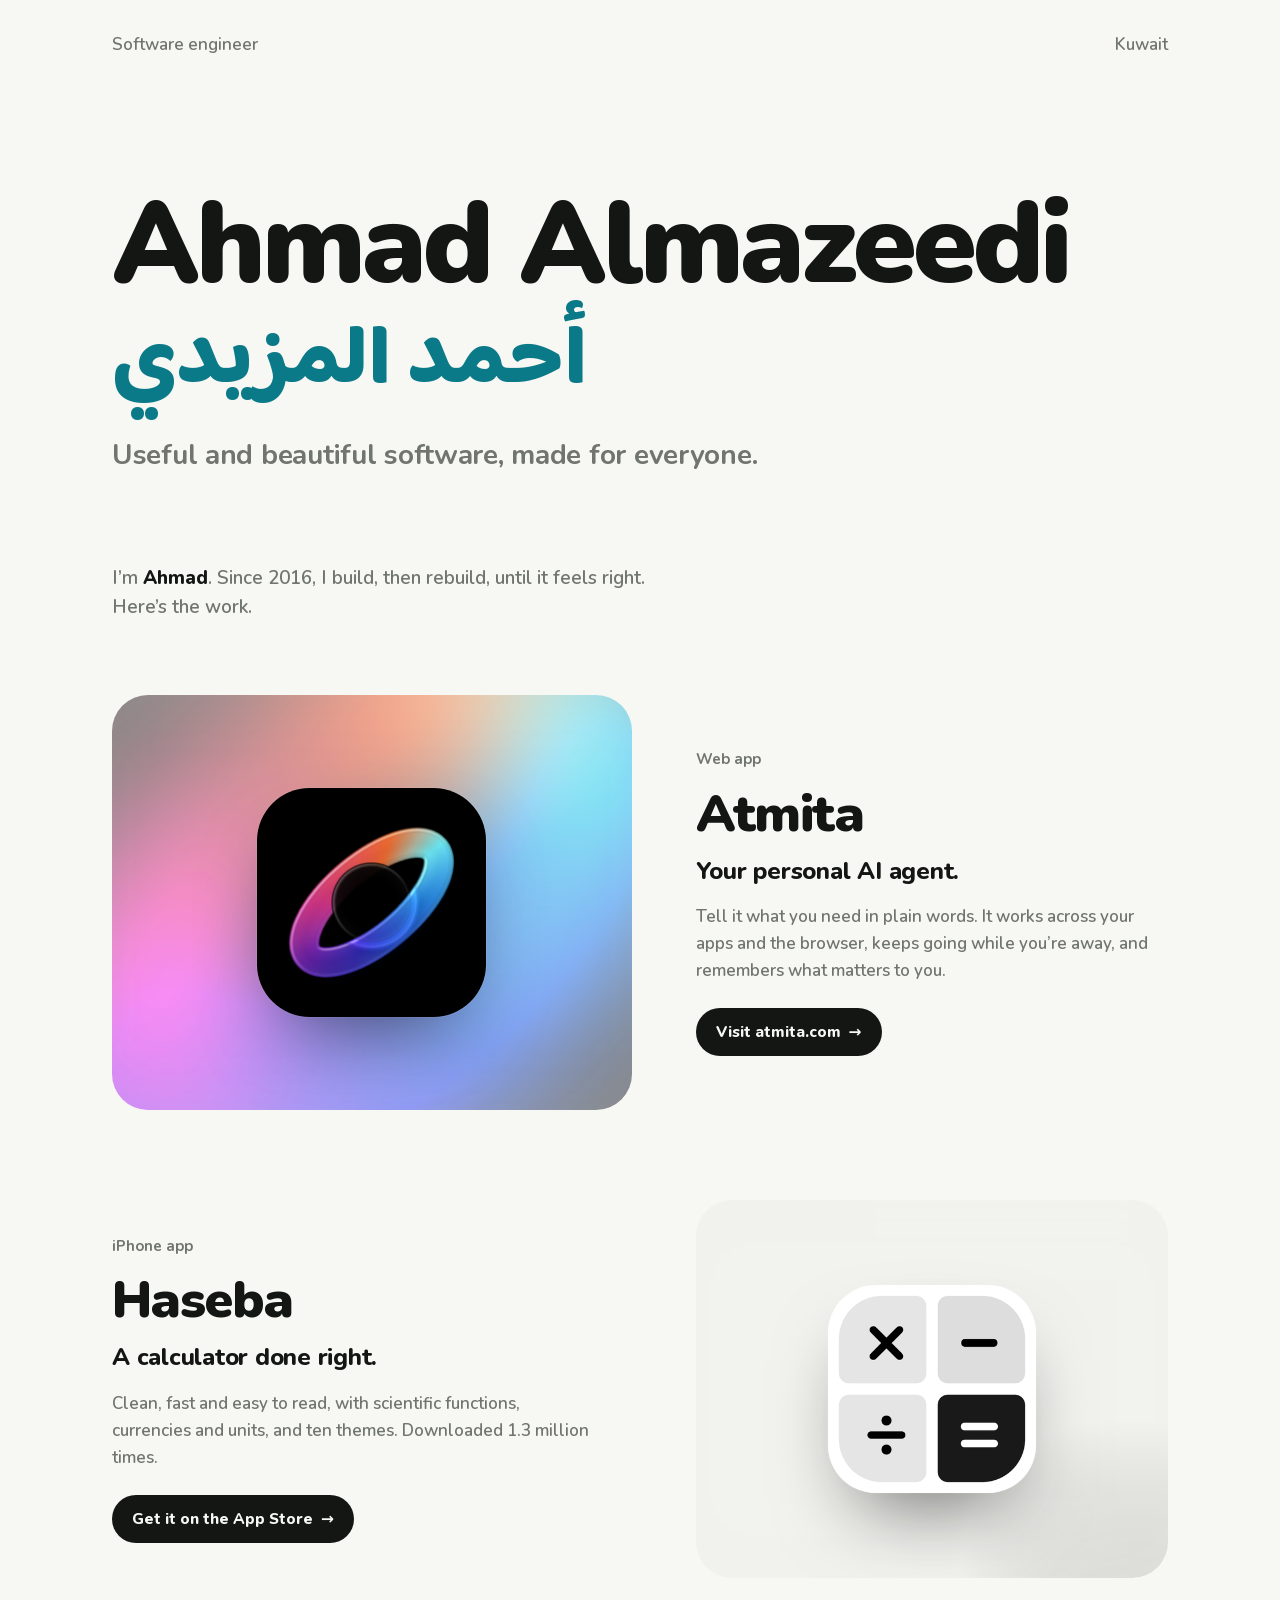
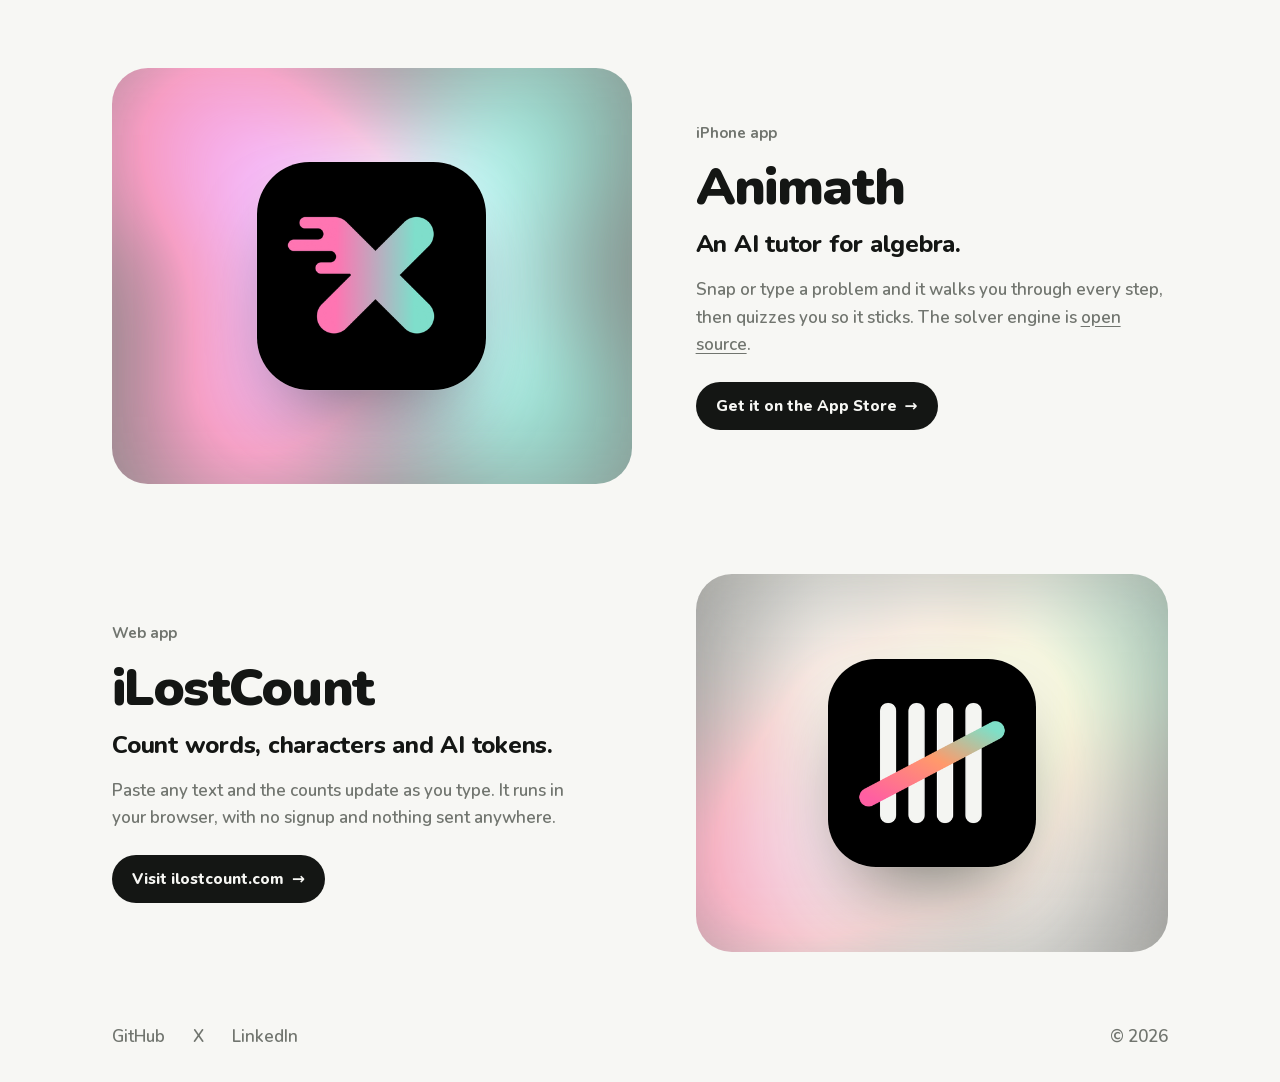
<file: index.html>
<!DOCTYPE html>
<html lang="en">
<head>
<meta charset="utf-8">
<meta name="viewport" content="width=device-width, initial-scale=1">
<title>Ahmad Almazeedi</title>
<meta name="description" content="Ahmad Almazeedi, software engineer in Kuwait. Useful and beautiful software, made for everyone: Atmita, Haseba, Animath and iLostCount.">
<link rel="canonical" href="https://ahmad-almazeedi.github.io/">
<meta name="theme-color" content="#F7F7F4" media="(prefers-color-scheme: light)">
<meta name="theme-color" content="#0D0E0D" media="(prefers-color-scheme: dark)">
<meta property="og:type" content="website">
<meta property="og:title" content="Ahmad Almazeedi">
<meta property="og:description" content="Useful and beautiful software, made for everyone.">
<meta property="og:url" content="https://ahmad-almazeedi.github.io/">
<meta property="og:image" content="https://ahmad-almazeedi.github.io/assets/og.png">
<meta property="og:image:width" content="1200">
<meta property="og:image:height" content="630">
<meta name="twitter:card" content="summary_large_image">
<link rel="icon" type="image/svg+xml" href="/favicon.svg">
<link rel="apple-touch-icon" href="/apple-touch-icon.png">
<link rel="preload" href="/assets/fonts/nunito-latin.woff2" as="font" type="font/woff2" crossorigin>
<style>
@font-face { font-family: "Nunito"; src: url("/assets/fonts/nunito-latin.woff2") format("woff2"); font-weight: 200 1000; font-display: swap; }
@font-face { font-family: "Baloo Bhaijaan 2"; src: url("/assets/fonts/baloo-bhaijaan-2-arabic.woff2") format("woff2"); font-weight: 400 800; font-display: swap; }
:root {
  color-scheme: light dark;
  --bg: #F7F7F4; --ink: #141614; --soft: #71756F; --line: rgba(20,22,20,.08); --accent: #0B7A88;
  --font: "Nunito", ui-rounded, "SF Pro Rounded", system-ui, sans-serif;
  --heavy: 900;
  --pad: clamp(1.25rem, 5vw, 5rem);
  --tile: #EFEFEB; --glow: .45; --lift: 1.9; --emoji-glow: .32;
}
@media (prefers-color-scheme: dark) {
  :root {
    --bg: #0D0E0D; --tile: #161716; --glow: .55; --lift: 1; --emoji-glow: .4; --ink: #EEEFEB; --soft: #9A9E97; --line: rgba(238,239,235,.09); --accent: #6FD0DC;
  }
}
* { box-sizing: border-box; }
body { margin: 0; background: var(--bg); color: var(--ink); font-family: var(--font); font-size: 1.0625rem; line-height: 1.55; -webkit-font-smoothing: antialiased; }
a { color: inherit; text-decoration: none; }
a:focus-visible { outline: 3px solid var(--accent); outline-offset: 4px; border-radius: 2rem; }
::selection { background: var(--accent); color: var(--bg); }

.page { max-width: 74rem; margin: 0 auto; padding: 0 var(--pad); min-height: 100vh; min-height: 100svh; display: flex; flex-direction: column; }
.top { display: flex; justify-content: space-between; gap: 1rem; padding-block: 2rem; color: var(--soft); font-weight: 600; }

.hero { padding-block: clamp(3rem, 11vh, 7rem) clamp(3.5rem, 10vh, 6rem); }
h1 { margin: 0; display: flex; flex-wrap: wrap; align-items: baseline; justify-content: space-between; gap: .1em .6em; font-weight: var(--heavy); font-size: clamp(3rem, 9vw, 7.5rem); line-height: .98; letter-spacing: -0.035em; }
h1 .ar { font-family: "Baloo Bhaijaan 2", var(--font); font-weight: 800; font-size: .72em; letter-spacing: 0; line-height: 1.2; color: var(--accent); }
.line { margin: 1.5rem 0 0; font-weight: 700; font-size: clamp(1.3rem, 2.4vw, 1.75rem); line-height: 1.3; color: var(--soft); letter-spacing: -0.01em; }

.intro { max-width: 34rem; margin: 0 0 clamp(3rem, 8vh, 5rem); font-size: 1.1875rem; font-weight: 600; color: var(--soft); }
.intro strong { color: var(--ink); font-weight: 800; }

.apps { list-style: none; margin: 0; padding: 0; display: grid; gap: clamp(4rem, 10vh, 7rem); }
.app { display: grid; grid-template-columns: minmax(0, 1.1fr) minmax(0, 1fr); gap: clamp(2rem, 5vw, 4.5rem); align-items: center; }
.app:nth-child(even) .tile { order: 2; }
.tile { position: relative; display: grid; place-items: center; aspect-ratio: 5 / 4; border-radius: 2.25rem; overflow: hidden; background: var(--tile); isolation: isolate; }
.tile .glow { position: absolute; inset: -30%; width: 160%; height: 160%; object-fit: cover; filter: blur(80px) saturate(2.2) brightness(var(--lift)); opacity: var(--glow); z-index: -1; }
.tile .icon { width: 44%; height: auto; aspect-ratio: 1; border-radius: 23%; box-shadow: 0 0 0 1px rgba(255,255,255,.06), 0 40px 80px -30px rgba(0,0,0,.55); }

.about { display: grid; gap: 1rem; justify-items: start; }
.meta { margin: 0; color: var(--soft); font-weight: 700; font-size: .9375rem; }
.about h2 { margin: 0; font-weight: var(--heavy); font-size: clamp(2.25rem, 4.2vw, 3.25rem); line-height: 1; letter-spacing: -0.03em; }
.tag { margin: 0; font-weight: 800; font-size: clamp(1.25rem, 2vw, 1.5rem); line-height: 1.3; letter-spacing: -0.01em; }
.brief { margin: 0; max-width: 30rem; color: var(--soft); font-weight: 600; font-size: 1.0625rem; line-height: 1.6; }
.brief a { color: inherit; text-decoration: underline; text-underline-offset: .2em; }
.open { margin-top: .5rem; display: inline-flex; align-items: center; gap: .5rem; padding: .75rem 1.25rem; border-radius: 999px; background: var(--ink); color: var(--bg); font-weight: 800; font-size: .9688rem; }

.foot { margin-top: auto; padding-block: 4.5rem 2rem; display: flex; flex-wrap: wrap; justify-content: space-between; gap: 1rem; color: var(--soft); font-weight: 600; }
.foot nav { display: flex; gap: 1.75rem; }
.foot a:hover { color: var(--ink); }

@media (max-width: 52rem) {
  .app { grid-template-columns: 1fr; gap: 1.5rem; }
  .app:nth-child(even) .tile { order: 0; }
}
@media (max-width: 44rem) {
  .apps { grid-template-columns: 1fr; }
  h1 { flex-direction: column; align-items: flex-start; }
}
@media (prefers-reduced-motion: no-preference) {
  .fade { animation: fade .9s cubic-bezier(.2,.7,.2,1) both; animation-delay: calc(var(--i, 0) * 110ms); }
  @keyframes fade { from { opacity: 0; transform: translateY(10px); } }
}
</style>
</head>
<body>
<div class="page">
  <header class="top fade">
    <span>Software engineer</span>
    <span>Kuwait</span>
  </header>

  <main>
    <section class="hero">
      <h1 class="fade" style="--i:1">
        <span>Ahmad Almazeedi</span>
        <span class="ar" lang="ar" dir="rtl">أحمد المزيدي</span>
      </h1>
      <p class="line fade" style="--i:2">Useful and beautiful software, made for everyone.</p>
    </section>

    <p class="intro fade" style="--i:2">I’m <strong>Ahmad</strong>. Since 2016, I build, then rebuild, until it feels right. Here’s the work.</p>

    <ul class="apps" aria-label="Work">
      <li class="app fade" style="--i:3">
        <div class="tile"><img class="glow" src="/assets/icons/atmita.png" alt=""><img class="icon" src="/assets/icons/atmita.png" alt="" width="360" height="360"></div>
        <div class="about">
          <p class="meta">Web app</p>
          <h2>Atmita</h2>
          <p class="tag">Your personal AI agent.</p>
          <p class="brief">Tell it what you need in plain words. It works across your apps and the browser, keeps going while you’re away, and remembers what matters to you.</p>
          <a class="open" href="https://atmita.com/">Visit atmita.com <span aria-hidden="true">→</span></a>
        </div>
      </li>
      <li class="app fade" style="--i:4">
        <div class="tile" style="--glow:.18"><img class="glow" src="/assets/icons/haseba.png" alt=""><img class="icon" src="/assets/icons/haseba.png" alt="" width="360" height="360"></div>
        <div class="about">
          <p class="meta">iPhone app</p>
          <h2>Haseba</h2>
          <p class="tag">A calculator done right.</p>
          <p class="brief">Clean, fast and easy to read, with scientific functions, currencies and units, and ten themes. Downloaded 1.3 million times.</p>
          <a class="open" href="https://apps.apple.com/us/app/haseba-calculator-converter/id1121281655">Get it on the App Store <span aria-hidden="true">→</span></a>
        </div>
      </li>
      <li class="app fade" style="--i:5">
        <div class="tile"><img class="glow" src="/assets/icons/animath.png" alt=""><img class="icon" src="/assets/icons/animath.png" alt="" width="360" height="360"></div>
        <div class="about">
          <p class="meta">iPhone app</p>
          <h2>Animath</h2>
          <p class="tag">An AI tutor for algebra.</p>
          <p class="brief">Snap or type a problem and it walks you through every step, then quizzes you so it sticks. The solver engine is <a href="https://github.com/ahmad-almazeedi/AnimathSolver">open source</a>.</p>
          <a class="open" href="https://apps.apple.com/us/app/animath-ai-tutor-solver/id1615638274">Get it on the App Store <span aria-hidden="true">→</span></a>
        </div>
      </li>
      <li class="app fade" style="--i:6">
        <div class="tile"><img class="glow" src="/assets/icons/ilostcount.png" alt=""><img class="icon" src="/assets/icons/ilostcount.png" alt="" width="360" height="360"></div>
        <div class="about">
          <p class="meta">Web app</p>
          <h2>iLostCount</h2>
          <p class="tag">Count words, characters and AI tokens.</p>
          <p class="brief">Paste any text and the counts update as you type. It runs in your browser, with no signup and nothing sent anywhere.</p>
          <a class="open" href="https://ilostcount.com/">Visit ilostcount.com <span aria-hidden="true">→</span></a>
        </div>
      </li>
    </ul>
  </main>

  <footer class="foot">
    <nav aria-label="Elsewhere">
      <a href="https://github.com/ahmad-almazeedi">GitHub</a>
      <a href="https://x.com/Ahmad_ALMazeedi">X</a>
      <a href="https://www.linkedin.com/in/ahmad-almazeedi-b4657ba8">LinkedIn</a>
    </nav>
    <span>© 2026</span>
  </footer>
</div>
</body>
</html>
</file>
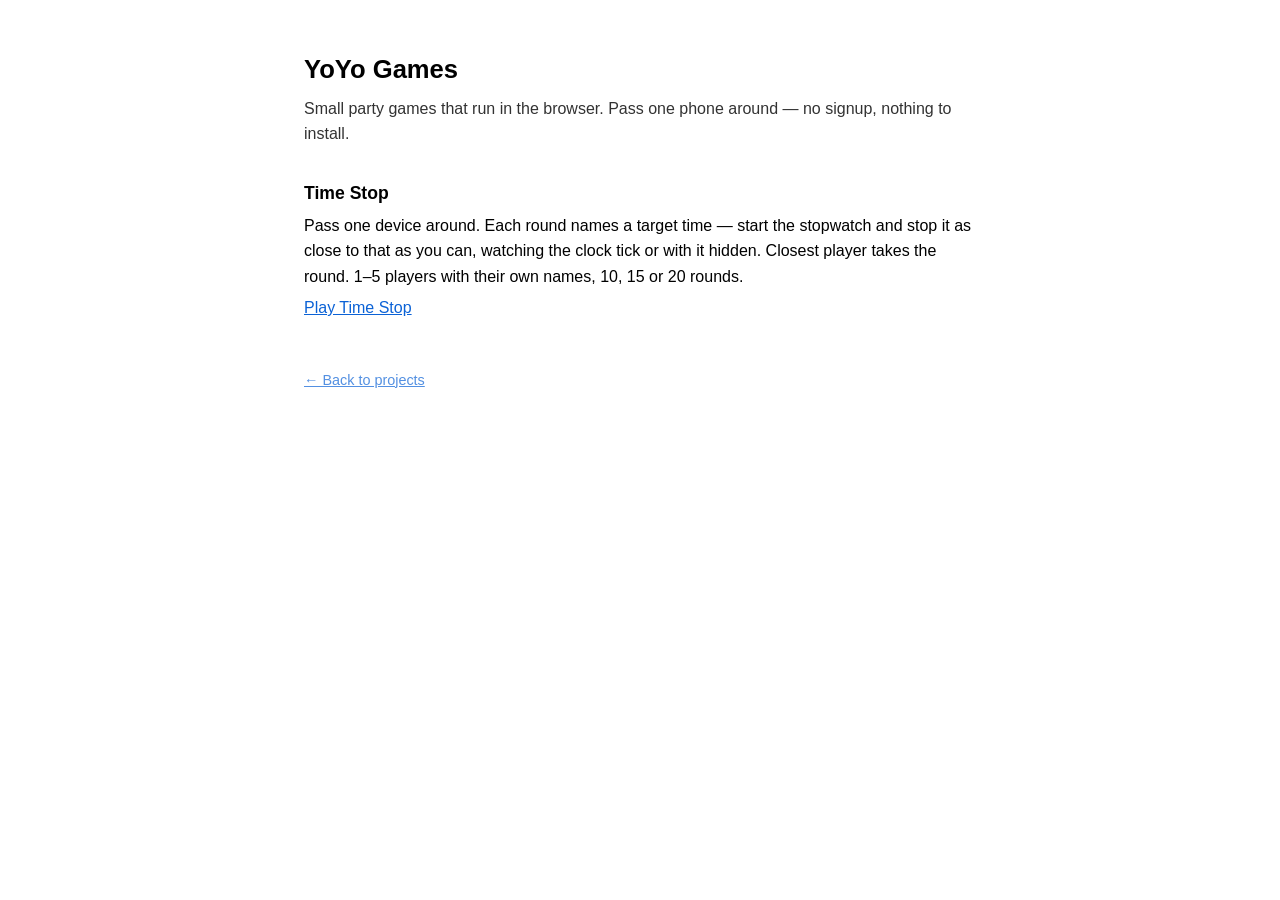
<file: yoyo-games/index.html>
<!DOCTYPE html>
<html lang="en">
<head>
<meta charset="utf-8">
<meta name="viewport" content="width=device-width, initial-scale=1">
<title>YoYo Games — Ahmad Almazeedi</title>
<meta name="description" content="YoYo Games: small browser party games by Ahmad Almazeedi. No signup, nothing to install.">
<link rel="canonical" href="https://ahmad-almazeedi.github.io/yoyo-games/">
<style>
:root { color-scheme: light dark; }
body { font-family: -apple-system, BlinkMacSystemFont, "Segoe UI", Roboto, Helvetica, Arial, sans-serif; line-height: 1.6; max-width: 42rem; margin: 0 auto; padding: 2rem 1.25rem 4rem; }
h1 { font-size: 1.6rem; margin-bottom: 0.25rem; }
h2 { font-size: 1.1rem; margin: 2rem 0 0.25rem; }
p { margin: 0.35rem 0; }
a { color: #0b62d6; }
.lede { opacity: 0.8; }
footer { margin-top: 3rem; font-size: 0.9rem; opacity: 0.7; }
</style>
</head>
<body>
<h1>YoYo Games</h1>
<p class="lede">Small party games that run in the browser. Pass one phone around — no signup, nothing to install.</p>

<h2>Time Stop</h2>
<p>Pass one device around. Each round names a target time — start the stopwatch and stop it as close to that as you can, watching the clock tick or with it hidden. Closest player takes the round. 1–5 players with their own names, 10, 15 or 20 rounds.</p>
<p><a href="./time-stop/">Play Time Stop</a></p>

<footer>
<p><a href="../">&#8592; Back to projects</a></p>
</footer>
</body>
</html>
</file>
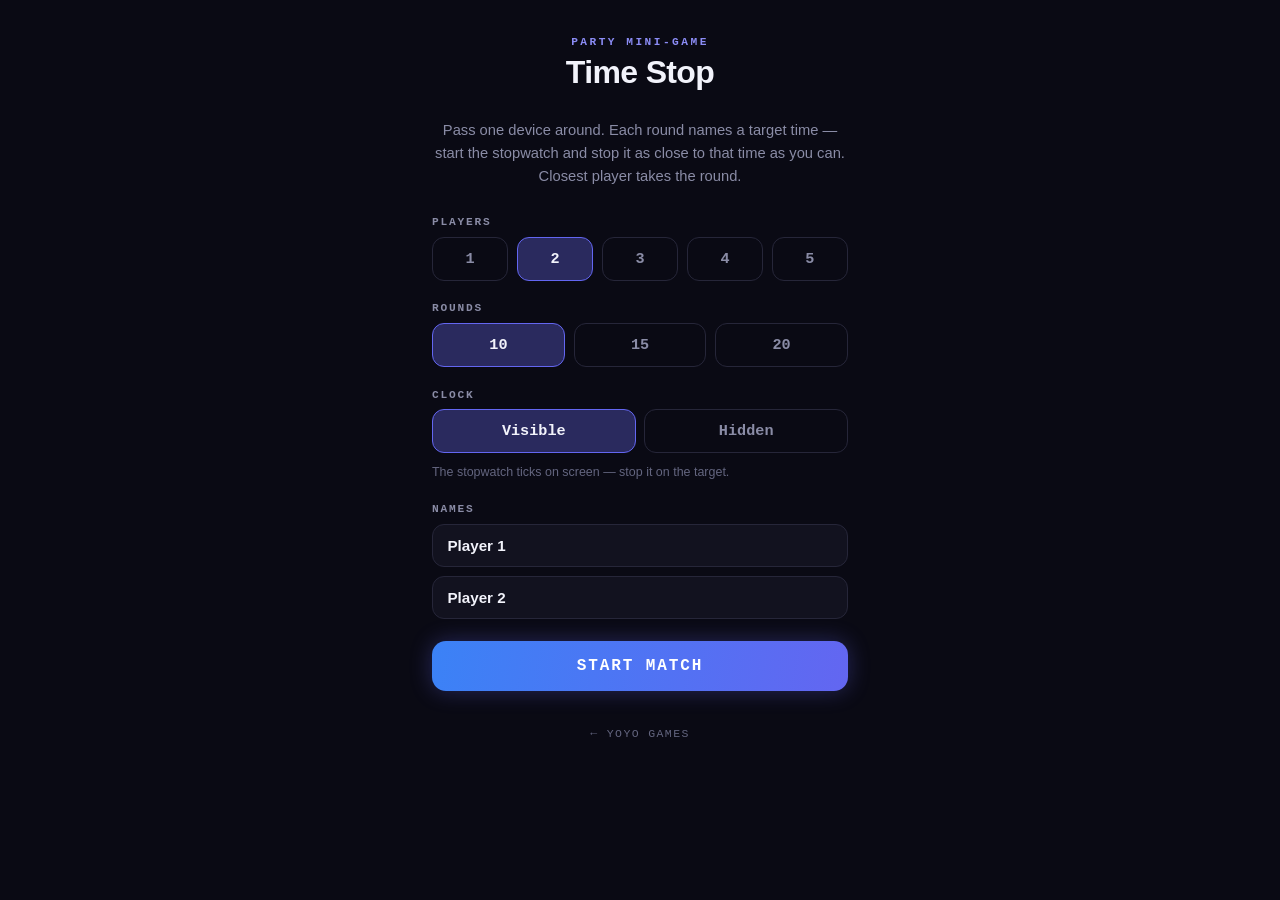
<file: yoyo-games/time-stop/index.html>
<!DOCTYPE html>
<html lang="en">
<head>
<meta charset="utf-8">
<meta name="viewport" content="width=device-width, initial-scale=1">
<title>Time Stop — YoYo Games</title>
<meta name="description" content="Time Stop: a party mini-game for 1–5 players. Each round names a target time — stop the stopwatch as close to it as you can. Closest player takes the round.">
<link rel="canonical" href="https://ahmad-almazeedi.github.io/yoyo-games/time-stop/">
<style>
:root {
  color-scheme: dark;
  --bg: #0a0a14;
  --bg-2: #12121f;
  --line: #262639;
  --line-soft: #1c1c2c;
  --text: #f2f3fb;
  --muted: #8a8ca6;
  --dim: #63657f;
  --indigo: #6366f1;
  --indigo-soft: #8b8cf5;
  --indigo-deep: #2a2a5e;
  --blue: #3b82f6;
  --stop-a: #f43f5e;
  --stop-b: #ef4444;
  --p1: #8b8cf5; --p2: #56b8f5; --p3: #f472b6; --p4: #34d399; --p5: #fbbf24;
  --mono: ui-monospace, SFMono-Regular, Menlo, Consolas, "Liberation Mono", monospace;
  --sans: -apple-system, BlinkMacSystemFont, "Segoe UI", Roboto, Helvetica, Arial, sans-serif;
}
* { box-sizing: border-box; }
body {
  margin: 0;
  min-height: 100vh;
  font-family: var(--sans);
  background: var(--bg);
  color: var(--text);
  display: flex;
  justify-content: center;
  padding: 2.25rem 1.25rem 3rem;
}
.wrap { width: 100%; max-width: 26rem; }

header { text-align: center; margin-bottom: 1.75rem; }
.eyebrow {
  font-family: var(--mono);
  font-size: 0.7rem;
  font-weight: 700;
  letter-spacing: 0.22em;
  text-transform: uppercase;
  color: var(--indigo-soft);
  margin: 0 0 0.4rem;
}
h1 { font-size: 2rem; font-weight: 800; letter-spacing: -0.02em; margin: 0; }
.blurb { color: var(--muted); font-size: 0.92rem; line-height: 1.55; text-align: center; margin: 1.1rem 0 1.75rem; }

.screen[hidden] { display: none !important; }
.label {
  font-family: var(--mono);
  font-size: 0.7rem;
  font-weight: 700;
  letter-spacing: 0.16em;
  text-transform: uppercase;
  color: var(--muted);
  margin: 0 0 0.55rem;
}
.field { margin-bottom: 1.35rem; }
.choices { display: flex; gap: 0.55rem; }
.choice {
  flex: 1 1 0;
  padding: 0.75rem 0.3rem;
  font-family: var(--mono);
  font-size: 0.95rem;
  font-weight: 700;
  color: var(--muted);
  background: transparent;
  border: 1px solid var(--line);
  border-radius: 12px;
  cursor: pointer;
  transition: color 0.15s, background 0.15s, border-color 0.15s;
}
.choice:hover { color: var(--text); border-color: #34344d; }
.choice[aria-pressed="true"] {
  color: var(--text);
  background: var(--indigo-deep);
  border-color: var(--indigo);
}
.help { color: var(--dim); font-size: 0.78rem; line-height: 1.5; margin: 0.6rem 0 0; }

.names { display: flex; flex-direction: column; gap: 0.55rem; }
.names input {
  width: 100%;
  padding: 0.75rem 0.9rem;
  font-family: var(--sans);
  font-size: 0.95rem;
  font-weight: 700;
  color: var(--text);
  background: var(--bg-2);
  border: 1px solid var(--line);
  border-radius: 12px;
}
.names input:focus { outline: none; border-color: var(--indigo); }

.btn {
  display: block;
  width: 100%;
  padding: 1rem;
  font-family: var(--mono);
  font-size: 1rem;
  font-weight: 700;
  letter-spacing: 0.12em;
  text-transform: uppercase;
  color: #fff;
  border: none;
  border-radius: 14px;
  background: linear-gradient(100deg, var(--blue), var(--indigo));
  box-shadow: 0 0 22px rgba(99, 102, 241, 0.32);
  cursor: pointer;
}
.btn.quiet {
  background: transparent;
  border: 1px solid var(--line);
  box-shadow: none;
  color: var(--muted);
  letter-spacing: 0.08em;
}
.btn + .btn { margin-top: 0.6rem; }
/* the primary button is auto-focused on every screen, so its ring is only noise */
.btn:focus, .pad:focus { outline: none; }
.choice:focus-visible { outline: 2px solid var(--indigo-soft); outline-offset: 2px; }

.progress { display: flex; align-items: center; gap: 0.75rem; margin-bottom: 1.5rem; }
.progress .count {
  font-family: var(--mono);
  font-size: 0.72rem;
  font-weight: 700;
  letter-spacing: 0.12em;
  text-transform: uppercase;
  color: var(--muted);
  white-space: nowrap;
}
.track { flex: 1; height: 5px; border-radius: 3px; background: var(--line-soft); overflow: hidden; }
.track span { display: block; height: 100%; border-radius: 3px; background: var(--indigo); transition: width 0.3s ease; }

.who { text-align: center; font-size: 0.98rem; color: var(--dim); margin: 0 0 1.35rem; }
.who b { color: var(--text); font-weight: 700; }
.who .sep { margin: 0 0.3rem; }

.dial {
  width: 13.5rem;
  height: 13.5rem;
  margin: 0 auto 1.35rem;
  border-radius: 50%;
  border: 2px solid var(--indigo-deep);
  background: var(--bg-2);
  display: grid;
  place-items: center;
}
.dial.armed { border-color: var(--indigo); box-shadow: 0 0 34px rgba(99, 102, 241, 0.2); }
.clock {
  font-family: var(--mono);
  font-size: 2.85rem;
  font-weight: 700;
  font-variant-numeric: tabular-nums;
  letter-spacing: -0.01em;
  color: var(--indigo-soft);
}
.clock.idle { color: var(--dim); }
.clock.blind { letter-spacing: 0.28em; font-size: 2rem; color: var(--dim); }
.clock.done { color: var(--text); }

.caption {
  font-family: var(--mono);
  font-size: 0.72rem;
  font-weight: 600;
  letter-spacing: 0.12em;
  text-transform: uppercase;
  color: var(--dim);
  text-align: center;
  margin: 0 0 1.35rem;
  min-height: 2.2em;
}
.pad {
  display: block;
  width: 100%;
  padding: 1.35rem 1rem;
  font-family: var(--mono);
  font-size: 1.5rem;
  font-weight: 700;
  letter-spacing: 0.16em;
  text-transform: uppercase;
  color: #fff;
  border: none;
  border-radius: 16px;
  background: linear-gradient(100deg, var(--blue), var(--indigo));
  box-shadow: 0 0 26px rgba(99, 102, 241, 0.35);
  cursor: pointer;
}
.pad.stopping {
  background: linear-gradient(100deg, var(--stop-a), var(--stop-b));
  box-shadow: 0 0 30px rgba(244, 63, 94, 0.42);
}
.pad:disabled { opacity: 0.45; cursor: default; box-shadow: none; }

.target-big { text-align: center; margin: 2rem 0 2.25rem; }
.target-big .cap {
  font-family: var(--mono); font-size: 0.72rem; font-weight: 700;
  letter-spacing: 0.18em; text-transform: uppercase; color: var(--muted);
}
.target-big .val {
  font-family: var(--mono); font-size: 4rem; font-weight: 700;
  line-height: 1.1; color: var(--indigo-soft); font-variant-numeric: tabular-nums;
}
.result { text-align: center; margin: 1.75rem 0 2rem; }
.result .big { font-family: var(--mono); font-size: 3.2rem; font-weight: 700; font-variant-numeric: tabular-nums; }
.result .diff { color: var(--muted); font-size: 0.95rem; margin-top: 0.35rem; }

.banner { text-align: center; font-size: 1.05rem; font-weight: 700; margin: 0 0 1.35rem; }
table { width: 100%; border-collapse: collapse; }
th, td { padding: 0.6rem 0.35rem; text-align: right; border-bottom: 1px solid var(--line-soft); }
th {
  font-family: var(--mono); font-size: 0.66rem; font-weight: 700;
  letter-spacing: 0.12em; text-transform: uppercase; color: var(--dim);
}
td { font-family: var(--mono); font-size: 0.92rem; font-variant-numeric: tabular-nums; color: var(--muted); }
th:first-child, td:first-child { text-align: left; }
td.name { font-family: var(--sans); font-weight: 600; color: var(--text); }
tr.winner td { color: var(--indigo-soft); }
tr.winner td.name { color: var(--indigo-soft); }
.dot { display: inline-block; width: 0.55rem; height: 0.55rem; border-radius: 50%; margin-right: 0.5rem; }

.champion { text-align: center; margin: 0.5rem 0 2rem; }
.champion .crown { font-size: 2.5rem; }
.champion .name { font-size: 1.5rem; font-weight: 800; margin-top: 0.4rem; }
.champion .sub { color: var(--muted); font-size: 0.88rem; margin-top: 0.3rem; }
.spacer { height: 1.35rem; }
.back {
  display: block; text-align: center; margin-top: 2.25rem;
  font-family: var(--mono); font-size: 0.72rem; letter-spacing: 0.12em;
  text-transform: uppercase; color: var(--dim); text-decoration: none;
}
.back:hover { color: var(--muted); }
</style>
</head>
<body>
<div class="wrap">
<header>
  <p class="eyebrow">Party mini-game</p>
  <h1>Time Stop</h1>
</header>

<main>

  <!-- SETUP -->
  <section class="screen" id="setup">
    <p class="blurb">Pass one device around. Each round names a target time — start the stopwatch and stop it as close to that time as you can. Closest player takes the round.</p>

    <div class="field">
      <p class="label">Players</p>
      <div class="choices" id="playerChoices"></div>
    </div>

    <div class="field">
      <p class="label">Rounds</p>
      <div class="choices" id="roundChoices"></div>
    </div>

    <div class="field">
      <p class="label">Clock</p>
      <div class="choices" id="clockChoices"></div>
      <p class="help" id="setupHint"></p>
    </div>

    <div class="field">
      <p class="label">Names</p>
      <div class="names" id="nameFields"></div>
    </div>

    <button class="btn" id="startGame">Start match</button>
  </section>

  <!-- ROUND INTRO -->
  <section class="screen" id="intro" hidden>
    <div class="progress">
      <span class="count" id="introRound"></span>
      <span class="track"><span id="introBar"></span></span>
    </div>
    <p class="who" id="introLeader"></p>
    <div class="target-big">
      <div class="cap">Target time</div>
      <div class="val" id="introTarget"></div>
    </div>
    <button class="btn" id="introNext">Continue</button>
    <p class="help" style="text-align:center">Everyone gets the same target this round.</p>
  </section>

  <!-- PLAY -->
  <section class="screen" id="play" hidden>
    <div class="progress">
      <span class="count" id="playRound"></span>
      <span class="track"><span id="playBar"></span></span>
    </div>
    <p class="who"><b id="playWho"></b><span class="sep">·</span><span id="playTarget"></span></p>
    <div class="dial" id="dial"><span class="clock idle" id="clock">0.00</span></div>
    <p class="caption" id="playHint"></p>
    <button class="pad" id="pad">Start</button>
  </section>

  <!-- PLAYER RESULT -->
  <section class="screen" id="turn" hidden>
    <div class="progress">
      <span class="count" id="turnRound"></span>
      <span class="track"><span id="turnBar"></span></span>
    </div>
    <p class="who"><b id="turnWho"></b><span class="sep">·</span><span id="turnTarget"></span></p>
    <div class="result">
      <div class="big" id="turnTime"></div>
      <div class="diff" id="turnDiff"></div>
    </div>
    <button class="btn" id="turnNext">Next</button>
    <p class="help" style="text-align:center">Pass the device on.</p>
  </section>

  <!-- ROUND RESULT -->
  <section class="screen" id="round" hidden>
    <div class="progress">
      <span class="count" id="roundNum"></span>
      <span class="track"><span id="roundBar"></span></span>
    </div>
    <p class="who" style="margin-bottom:1rem"><span id="roundTarget"></span></p>
    <p class="banner" id="roundBanner"></p>
    <table>
      <thead><tr><th>Player</th><th>Stopped</th><th>Off by</th><th>Pts</th></tr></thead>
      <tbody id="roundBody"></tbody>
    </table>
    <div class="spacer"></div>
    <button class="btn" id="roundNext">Next round</button>
  </section>

  <!-- GAME OVER -->
  <section class="screen" id="over" hidden>
    <div class="champion">
      <div class="crown">&#127942;</div>
      <div class="name" id="overName"></div>
      <div class="sub" id="overSub"></div>
    </div>
    <table>
      <thead><tr><th>Player</th><th>Points</th><th>Avg off</th><th>Best</th></tr></thead>
      <tbody id="overBody"></tbody>
    </table>
    <div class="spacer"></div>
    <button class="btn" id="playAgain">Play again</button>
    <button class="btn quiet" id="newSetup">Change setup</button>
  </section>

</main>

<a class="back" href="../">&#8592; YoYo Games</a>
</div>

<script>
(function () {
  "use strict";

  var COLORS = ["var(--p1)", "var(--p2)", "var(--p3)", "var(--p4)", "var(--p5)"];
  var SOLO_HIT = 0.5;   // solo mode scores a point when within half a second
  var MAX_PLAYERS = 5;

  var config = { players: 2, rounds: 10, clock: "show" };
  var names = ["Player 1", "Player 2", "Player 3", "Player 4", "Player 5"];
  var game = null;

  var $ = function (id) { return document.getElementById(id); };
  var screens = ["setup", "intro", "play", "turn", "round", "over"];
  var PRIMARY = {
    setup: "startGame", intro: "introNext", play: "pad",
    turn: "turnNext", round: "roundNext", over: "playAgain"
  };

  function show(name) {
    if (name !== "play") stopClock();
    screens.forEach(function (s) { $(s).hidden = (s !== name); });
    // move focus off the button that was just hidden, so the keyboard keeps working
    var primary = $(PRIMARY[name]);
    if (primary && !primary.disabled) primary.focus({ preventScroll: true });
    else if (document.activeElement) document.activeElement.blur();
  }

  function fmt(n) { return n.toFixed(2); }

  // targets land on half seconds, so show "3s" and "11.5s" rather than "3.00s"
  function fmtTarget(t) { return (t % 1 === 0 ? String(t) : t.toFixed(1)) + "s"; }

  function esc(s) {
    return String(s).replace(/[&<>"]/g, function (c) {
      return { "&": "&amp;", "<": "&lt;", ">": "&gt;", '"': "&quot;" }[c];
    });
  }

  function dot(i) {
    return '<span class="dot" style="background:' + COLORS[i % COLORS.length] + '"></span>';
  }

  function setBars(fraction) {
    ["introBar", "playBar", "turnBar", "roundBar"].forEach(function (id) {
      $(id).style.width = (fraction * 100) + "%";
    });
  }

  /* ---------- setup ---------- */

  function buildChoices(el, values, key, onPick) {
    el.innerHTML = "";
    values.forEach(function (item) {
      var v = (item && item.value !== undefined) ? item.value : item;
      var label = (item && item.label !== undefined) ? item.label : String(item);
      var b = document.createElement("button");
      b.type = "button";
      b.className = "choice";
      b.textContent = label;
      b.setAttribute("aria-pressed", String(config[key] === v));
      b.addEventListener("click", function () {
        config[key] = v;
        Array.prototype.forEach.call(el.children, function (c) { c.setAttribute("aria-pressed", "false"); });
        b.setAttribute("aria-pressed", "true");
        updateHint();
        if (onPick) onPick();
      });
      el.appendChild(b);
    });
  }

  function buildNameFields() {
    var box = $("nameFields");
    box.innerHTML = "";
    for (var i = 0; i < config.players; i++) {
      (function (i) {
        var input = document.createElement("input");
        input.type = "text";
        input.maxLength = 14;
        input.value = names[i];
        input.setAttribute("aria-label", "Name for player " + (i + 1));
        input.addEventListener("input", function () { names[i] = input.value; });
        box.appendChild(input);
      })(i);
    }
  }

  function nameOf(i) {
    var n = String(names[i] || "").trim();
    return n || "Player " + (i + 1);
  }

  function updateHint() {
    var text = config.clock === "show"
      ? "The stopwatch ticks on screen — stop it on the target."
      : "The stopwatch runs out of sight. Nothing to read, go on instinct.";
    if (config.players === 1) {
      text += " Solo: score a point every round you land within " + fmt(SOLO_HIT) + "s.";
    }
    $("setupHint").textContent = text;
  }

  buildChoices($("playerChoices"), [1, 2, 3, 4, 5], "players", buildNameFields);
  buildChoices($("roundChoices"), [10, 15, 20], "rounds");
  buildChoices($("clockChoices"), [
    { value: "show", label: "Visible" },
    { value: "hide", label: "Hidden" }
  ], "clock");
  buildNameFields();
  updateHint();

  /* ---------- game state ---------- */

  function newTarget() {
    // 3.0 to 15.0 seconds, in half-second steps
    return 3 + Math.floor(Math.random() * 25) * 0.5;
  }

  function startGame() {
    game = {
      players: [],
      totalRounds: config.rounds,
      round: 0,
      target: 0,
      turn: 0,
      results: []
    };
    for (var i = 0; i < config.players; i++) {
      game.players.push({ name: nameOf(i), index: i, points: 0, errors: [] });
    }
    nextRound();
  }

  function nextRound() {
    game.round++;
    game.target = newTarget();
    game.turn = 0;
    game.results = [];
    if (game.round > game.totalRounds) { showOver(); return; }
    setBars(game.round / game.totalRounds);
    showIntro();
  }

  /* ---------- round intro ---------- */

  function leaderText() {
    if (game.round === 1 || game.players.length === 1) return "Round " + game.round;
    var best = Math.max.apply(null, game.players.map(function (p) { return p.points; }));
    if (best === 0) return "No points yet";
    var top = game.players.filter(function (p) { return p.points === best; });
    if (top.length > 1) return "Tied at " + best;
    return "Leader: " + top[0].name + " (" + best + ")";
  }

  function showIntro() {
    $("introRound").textContent = "Round " + game.round + " of " + game.totalRounds;
    $("introLeader").textContent = leaderText();
    $("introTarget").textContent = fmtTarget(game.target);
    show("intro");
  }

  /* ---------- play ---------- */

  var running = false;
  var startedAt = 0;
  var rafId = 0;

  function setClock(state, text) {
    $("clock").className = "clock " + state;
    $("clock").textContent = text;
  }

  function tickClock() {
    setClock("live", fmt((performance.now() - startedAt) / 1000));
    rafId = requestAnimationFrame(tickClock);
  }

  function stopClock() {
    if (rafId) { cancelAnimationFrame(rafId); rafId = 0; }
  }

  function showPlay() {
    var p = game.players[game.turn];
    running = false;
    stopClock();
    $("playRound").textContent = "Round " + game.round + "/" + game.totalRounds;
    $("playWho").innerHTML = dot(p.index) + esc(p.name);
    $("playTarget").textContent = "target " + fmtTarget(game.target);
    $("dial").className = "dial";
    setClock("idle", "0.00");
    $("playHint").textContent = "Press start when you are ready";
    var pad = $("pad");
    pad.textContent = "Start";
    pad.className = "pad";
    pad.disabled = false;
    show("play");
  }

  function padPress() {
    if (!running) {
      running = true;
      startedAt = performance.now();
      var pad = $("pad");
      pad.textContent = "Stop";
      pad.className = "pad stopping";
      $("dial").className = "dial armed";
      if (config.clock === "show") {
        tickClock();
        $("playHint").textContent = "Clock is running — stop it at " + fmtTarget(game.target);
      } else {
        setClock("blind", "• • •");
        $("playHint").textContent = "Clock is hidden — stop it at " + fmtTarget(game.target);
      }
    } else {
      var elapsed = (performance.now() - startedAt) / 1000;
      running = false;
      stopClock();
      setClock("done", fmt(elapsed));
      $("pad").disabled = true;
      recordTurn(elapsed);
    }
  }

  function recordTurn(elapsed) {
    var p = game.players[game.turn];
    var diff = Math.abs(elapsed - game.target);
    game.results.push({ player: p, time: elapsed, diff: diff, point: 0 });
    p.errors.push(diff);

    $("turnRound").textContent = "Round " + game.round + "/" + game.totalRounds;
    $("turnWho").innerHTML = dot(p.index) + esc(p.name);
    $("turnTarget").textContent = "target " + fmtTarget(game.target);
    $("turnTime").textContent = fmt(elapsed) + "s";
    var early = elapsed < game.target;
    $("turnDiff").textContent = diff < 0.005
      ? "Exactly on target."
      : fmt(diff) + "s " + (early ? "early" : "late");
    $("turnNext").textContent = (game.turn + 1 < game.players.length) ? "Next player" : "Round result";
    show("turn");
  }

  function afterTurn() {
    game.turn++;
    if (game.turn < game.players.length) showPlay();
    else scoreRound();
  }

  /* ---------- round result ---------- */

  function scoreRound() {
    var winners;
    if (game.players.length === 1) {
      winners = game.results.filter(function (r) { return r.diff <= SOLO_HIT; });
    } else {
      var best = Math.min.apply(null, game.results.map(function (r) { return r.diff; }));
      winners = game.results.filter(function (r) { return r.diff === best; });
    }
    winners.forEach(function (r) { r.point = 1; r.player.points++; });

    $("roundNum").textContent = "Round " + game.round + "/" + game.totalRounds;
    $("roundTarget").textContent = "target " + fmtTarget(game.target);

    if (winners.length === 0) {
      $("roundBanner").textContent = "No point — more than " + fmt(SOLO_HIT) + "s off.";
    } else if (winners.length === 1) {
      $("roundBanner").innerHTML = dot(winners[0].player.index) + esc(winners[0].player.name) +
        (game.players.length === 1 ? " scores!" : " wins the round!");
    } else {
      $("roundBanner").textContent = "Dead tie — " + winners.length + " players share the point.";
    }

    var sorted = game.results.slice().sort(function (a, b) { return a.diff - b.diff; });
    $("roundBody").innerHTML = sorted.map(function (r) {
      return '<tr class="' + (r.point ? "winner" : "") + '">' +
        '<td class="name">' + dot(r.player.index) + esc(r.player.name) + "</td>" +
        "<td>" + fmt(r.time) + "s</td>" +
        "<td>" + fmt(r.diff) + "s</td>" +
        "<td>" + (r.point ? "+1" : "0") + "</td></tr>";
    }).join("");

    $("roundNext").textContent = (game.round < game.totalRounds) ? "Next round" : "Final standings";
    show("round");
  }

  /* ---------- game over ---------- */

  function avgError(p) {
    if (!p.errors.length) return Infinity;
    return p.errors.reduce(function (a, b) { return a + b; }, 0) / p.errors.length;
  }

  function showOver() {
    setBars(1);
    var standings = game.players.slice().sort(function (a, b) {
      return (b.points - a.points) || (avgError(a) - avgError(b));
    });

    var top = standings[0];
    var champs = standings.filter(function (p) {
      return p.points === top.points && Math.abs(avgError(p) - avgError(top)) < 1e-9;
    });

    if (game.players.length === 1) {
      $("overName").innerHTML = dot(top.index) + esc(top.name);
      $("overSub").textContent = top.points + " of " + game.totalRounds + " rounds inside " + fmt(SOLO_HIT) + "s.";
    } else if (champs.length === 1) {
      $("overName").innerHTML = dot(top.index) + esc(top.name) + " wins";
      $("overSub").textContent = top.points + " point" + (top.points === 1 ? "" : "s") +
        " over " + game.totalRounds + " rounds.";
    } else {
      $("overName").textContent = "It's a draw";
      $("overSub").textContent = champs.map(function (p) { return p.name; }).join(" & ") +
        " finished level on " + top.points + ".";
    }

    $("overBody").innerHTML = standings.map(function (p) {
      var isChamp = champs.indexOf(p) !== -1 && game.players.length > 1;
      var best = Math.min.apply(null, p.errors);
      return '<tr class="' + (isChamp ? "winner" : "") + '">' +
        '<td class="name">' + dot(p.index) + esc(p.name) + "</td>" +
        "<td>" + p.points + "</td>" +
        "<td>" + fmt(avgError(p)) + "s</td>" +
        "<td>" + fmt(best) + "s</td></tr>";
    }).join("");

    show("over");
  }

  /* ---------- wiring ---------- */

  $("startGame").addEventListener("click", startGame);
  $("introNext").addEventListener("click", showPlay);
  $("pad").addEventListener("click", padPress);
  $("turnNext").addEventListener("click", afterTurn);
  $("roundNext").addEventListener("click", nextRound);
  $("playAgain").addEventListener("click", startGame);
  $("newSetup").addEventListener("click", function () { show("setup"); });

  document.addEventListener("keydown", function (e) {
    if (e.key !== " " && e.key !== "Enter") return;
    if (e.repeat) return;
    // let focused controls handle their own keys
    if (e.target && (e.target.tagName === "BUTTON" || e.target.tagName === "INPUT")) return;
    var visible = screens.filter(function (s) { return !$(s).hidden; })[0];
    var el = $(PRIMARY[visible]);
    if (el && !el.disabled) { e.preventDefault(); el.click(); }
  });

  show("setup");
})();
</script>
</body>
</html>
</file>
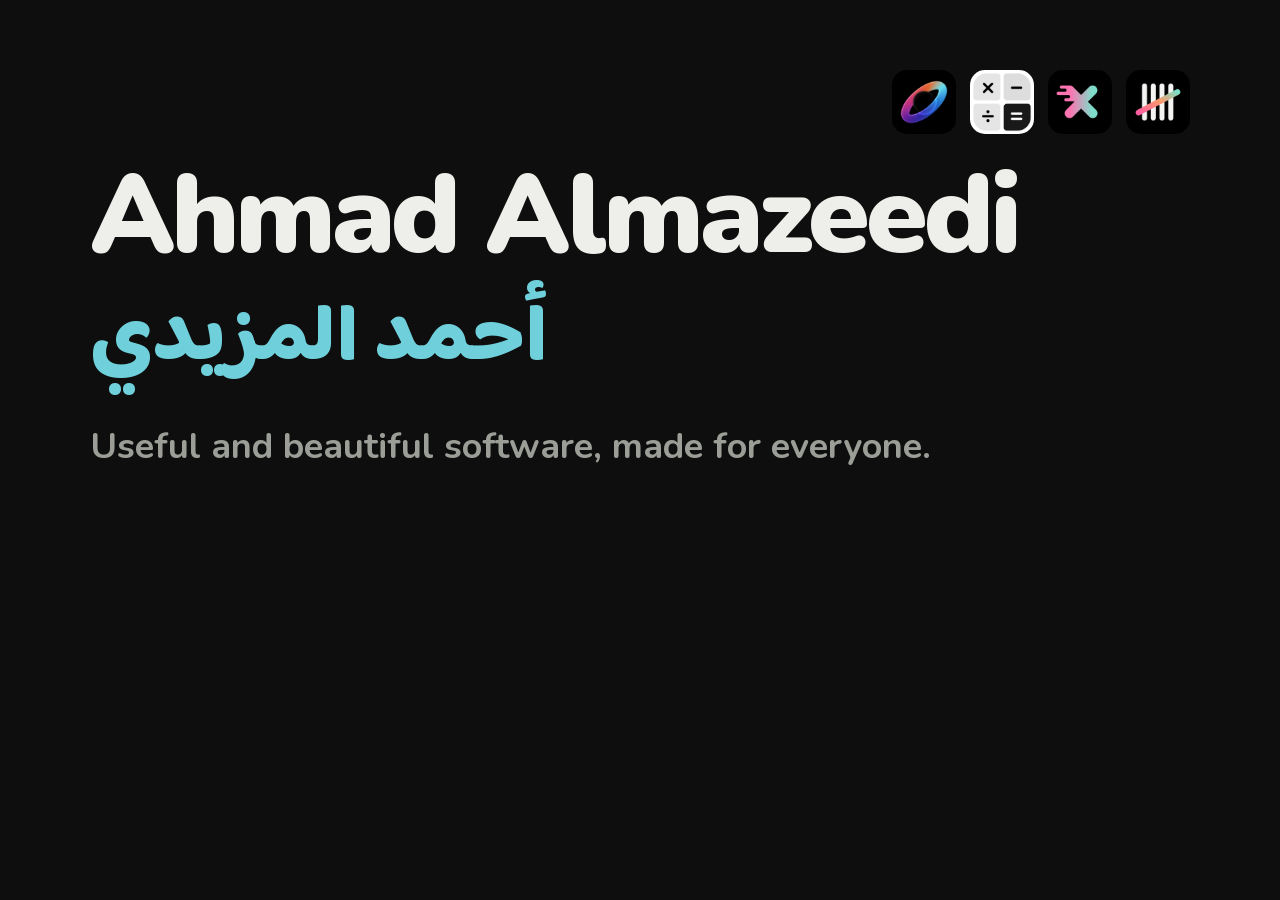
<file: share.html>
<!DOCTYPE html>
<html lang="en"><head><meta charset="utf-8"><meta name="robots" content="noindex"><title>Share card</title>
<style>
@font-face { font-family: "Nunito"; src: url("/assets/fonts/nunito-latin.woff2") format("woff2"); font-weight: 200 1000; }
@font-face { font-family: "Baloo Bhaijaan 2"; src: url("/assets/fonts/baloo-bhaijaan-2-arabic.woff2") format("woff2"); font-weight: 400 800; }
html,body{margin:0}
body{width:1200px;height:630px;background:#0D0E0D;color:#EEEFEB;font-family:"Nunito",sans-serif;display:flex;flex-direction:column;justify-content:center;gap:22px;padding:0 90px;box-sizing:border-box;-webkit-font-smoothing:antialiased}
h1{margin:0;font-weight:900;font-size:112px;line-height:1;letter-spacing:-0.035em}
.ar{font-family:"Baloo Bhaijaan 2",sans-serif;font-weight:800;font-size:80px;line-height:1.2;color:#6FD0DC}
p{margin:10px 0 0;font-weight:700;font-size:36px;color:#9A9E97}
.apps{position:absolute;right:90px;top:70px;display:flex;gap:14px}
.apps img{width:64px;height:64px;border-radius:15px}
</style></head>
<body>
<div class="apps"><img src="/assets/icons/atmita.png"><img src="/assets/icons/haseba.png"><img src="/assets/icons/animath.png"><img src="/assets/icons/ilostcount.png"></div>
<h1>Ahmad Almazeedi</h1>
<div class="ar" lang="ar" dir="rtl" style="text-align:left">أحمد المزيدي</div>
<p>Useful and beautiful software, made for everyone.</p>
</body></html>
</file>
